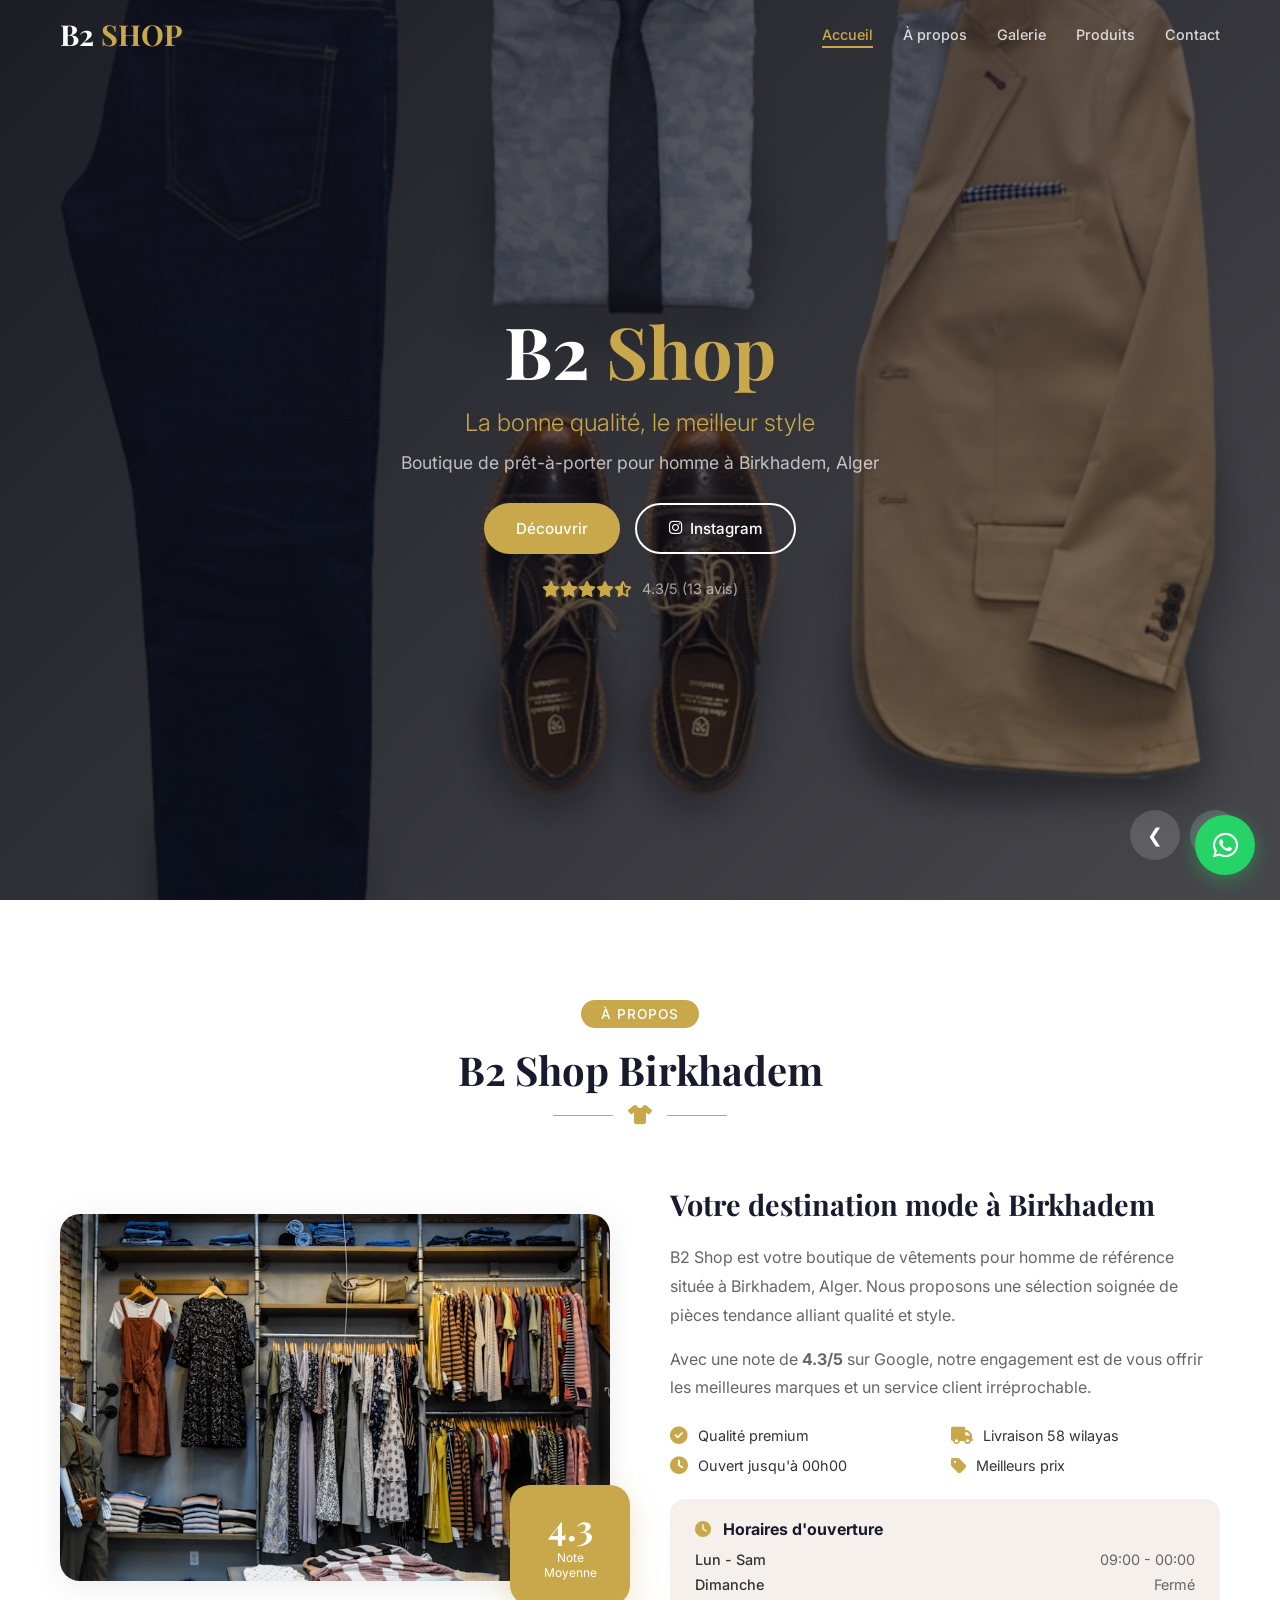
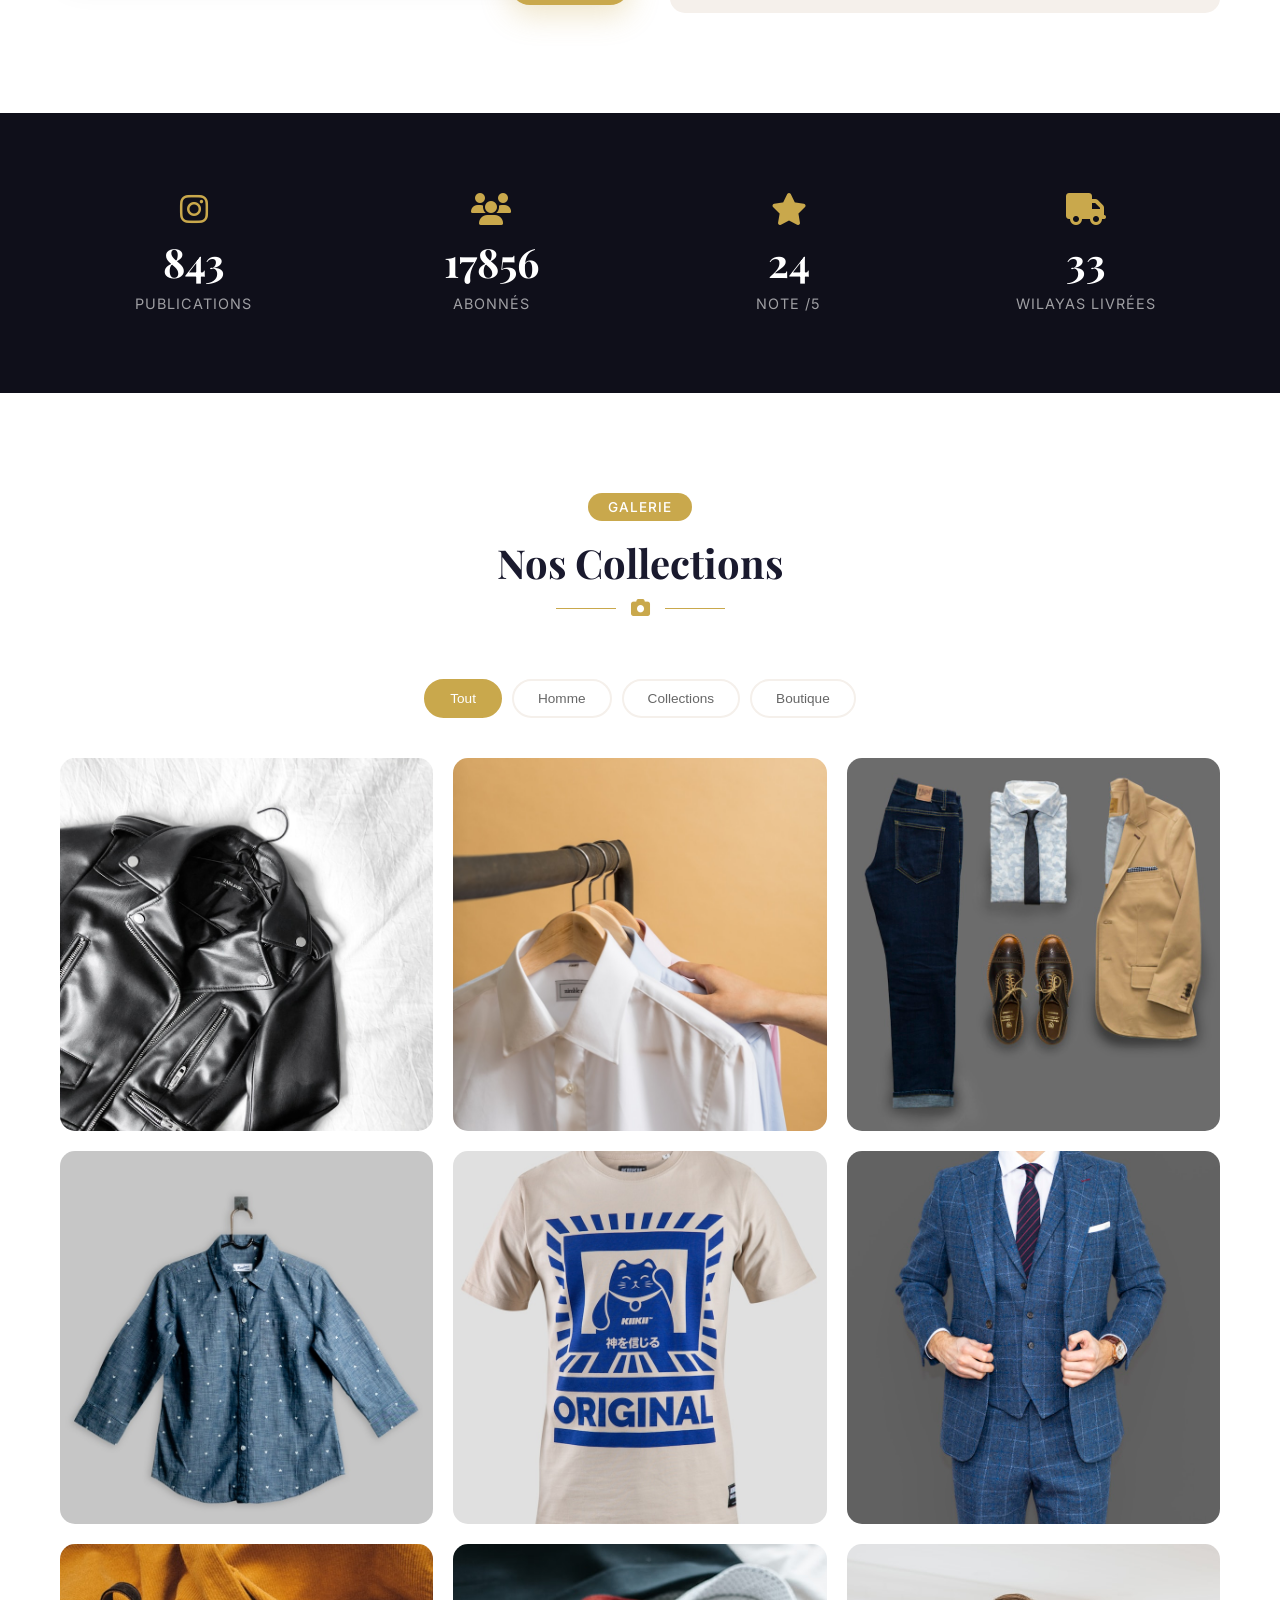
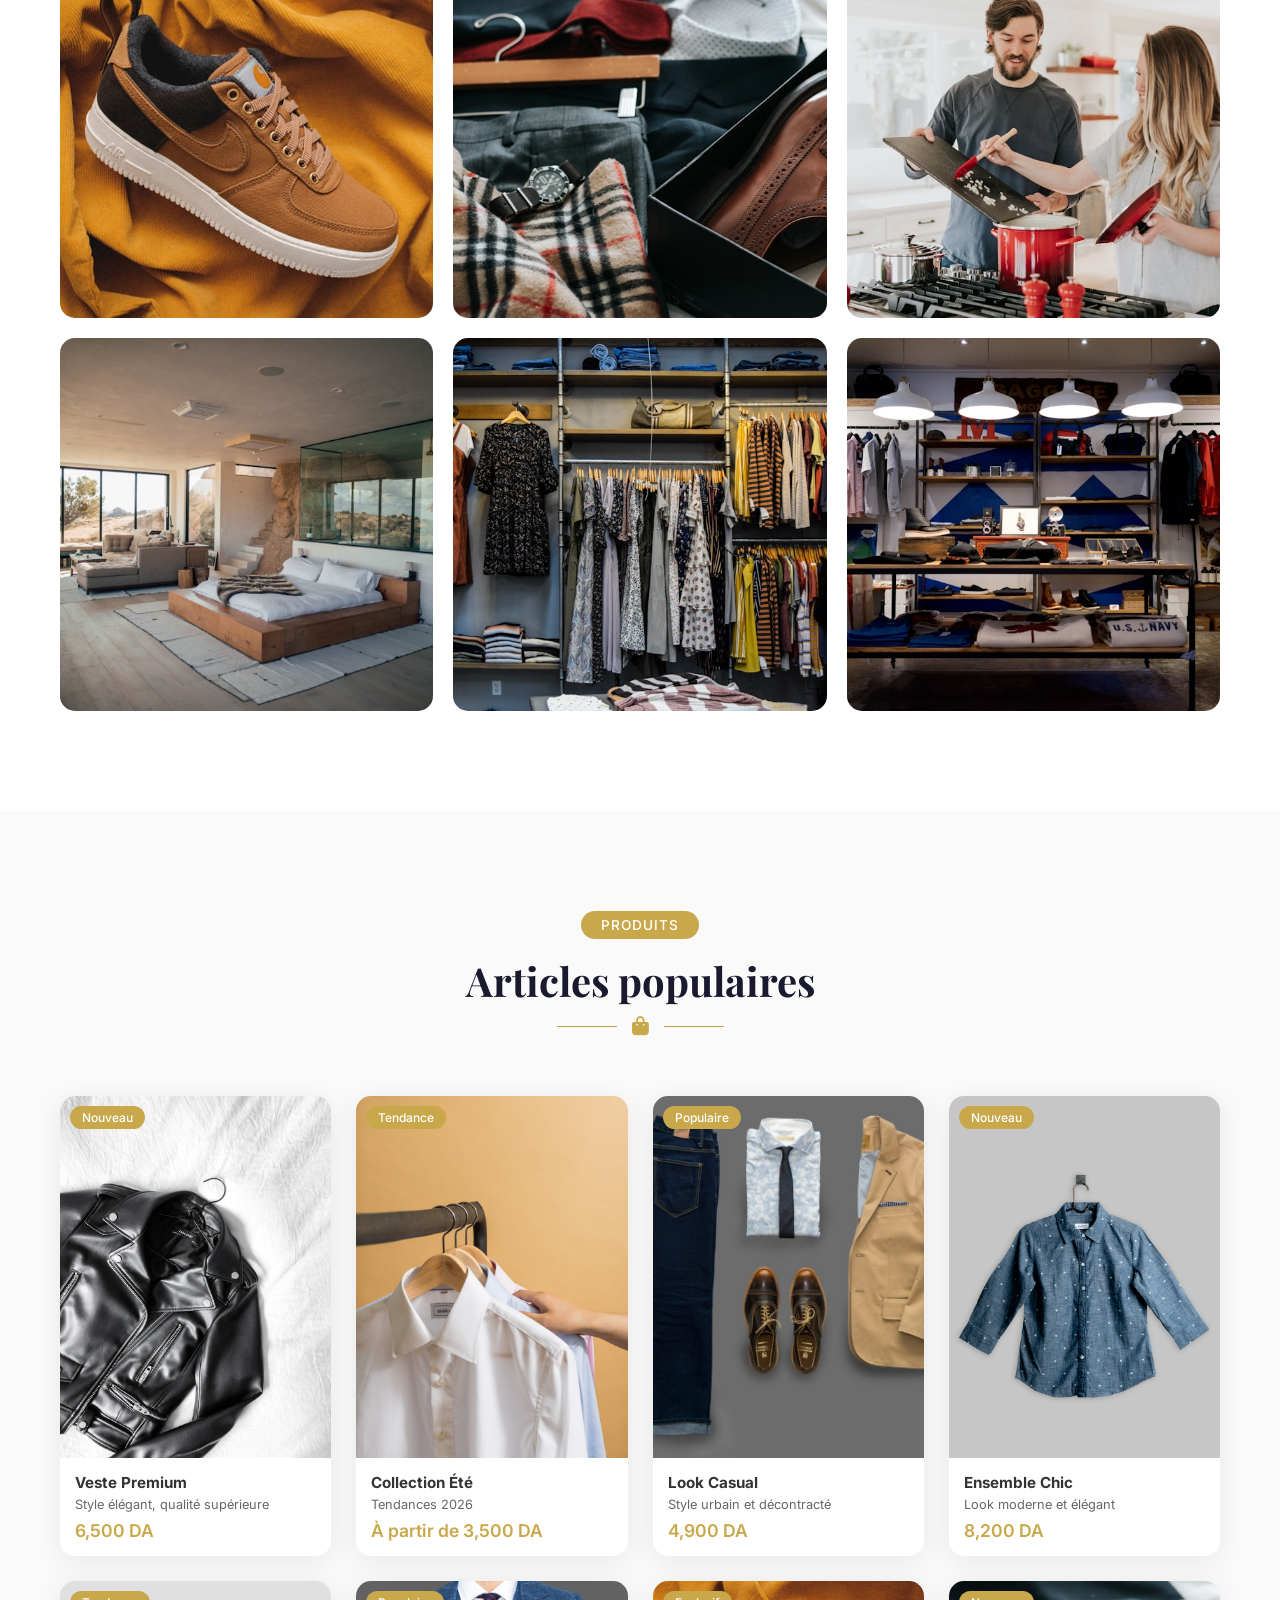
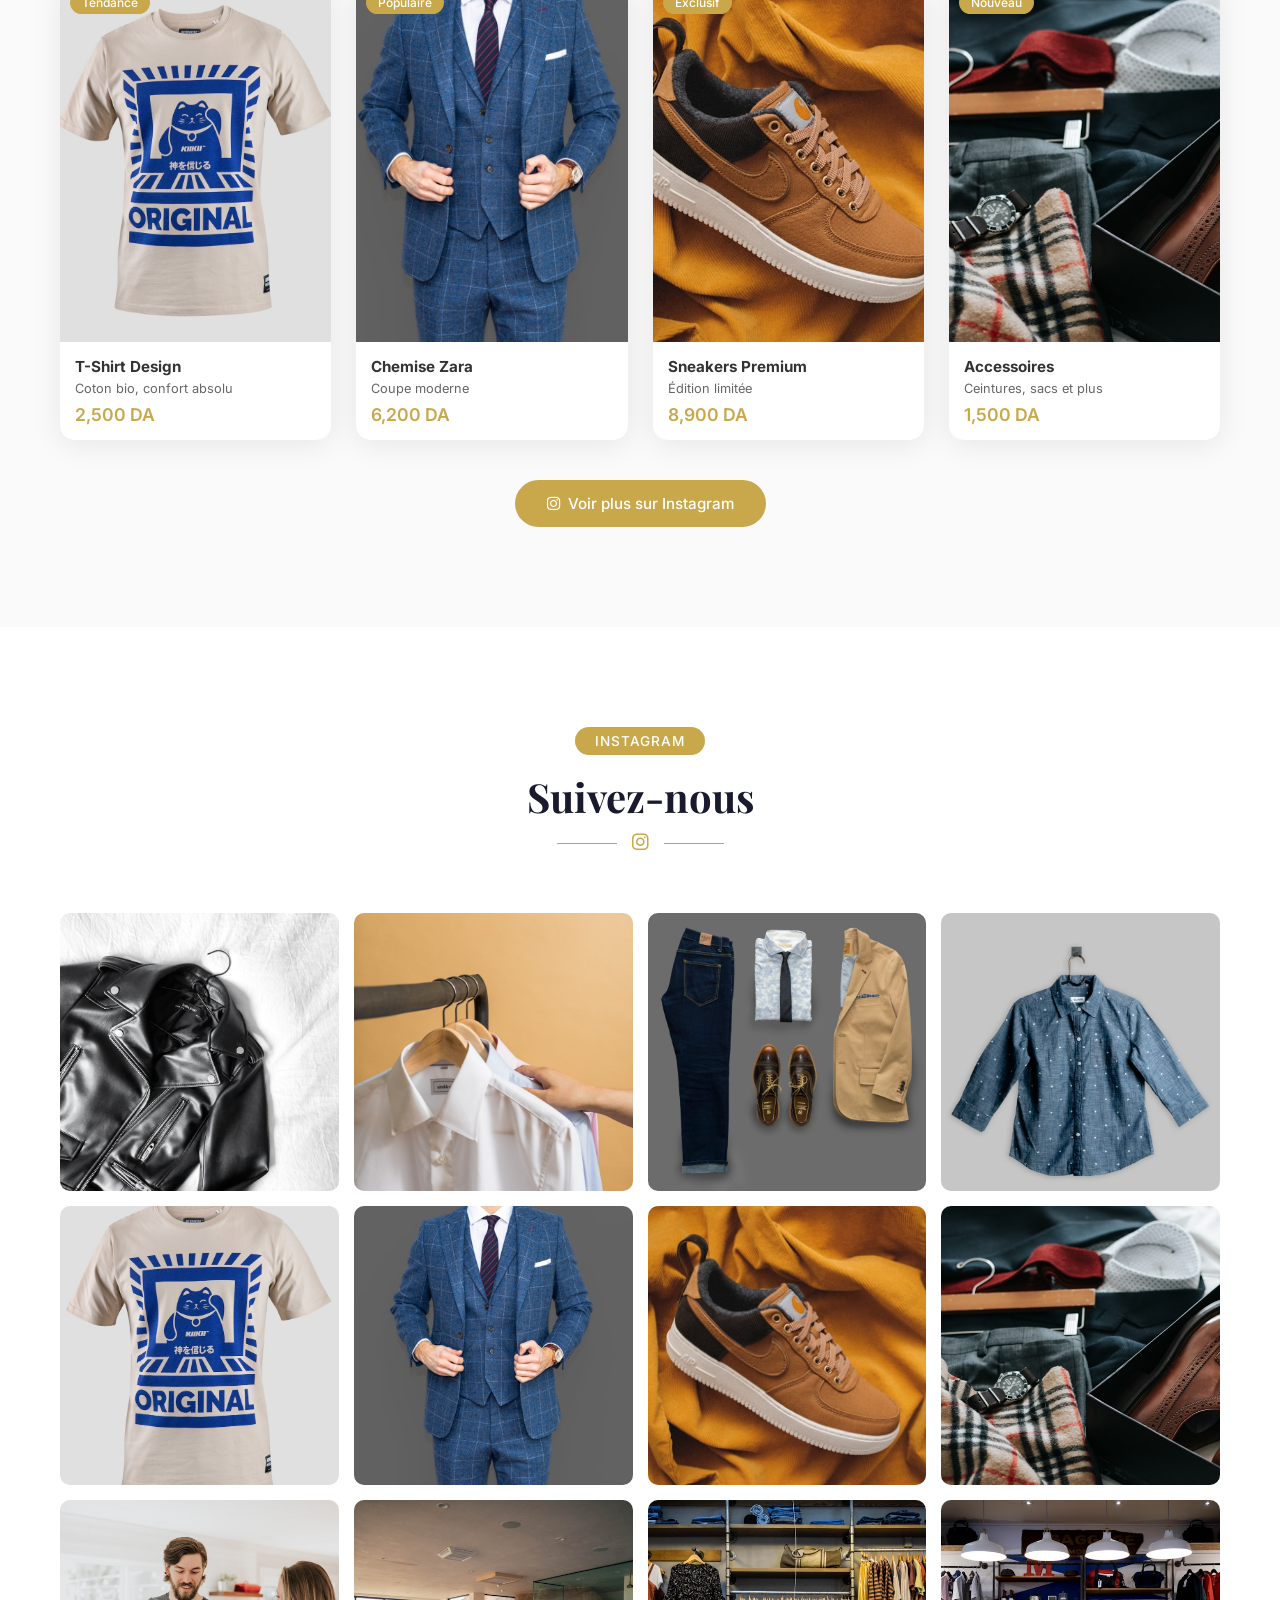
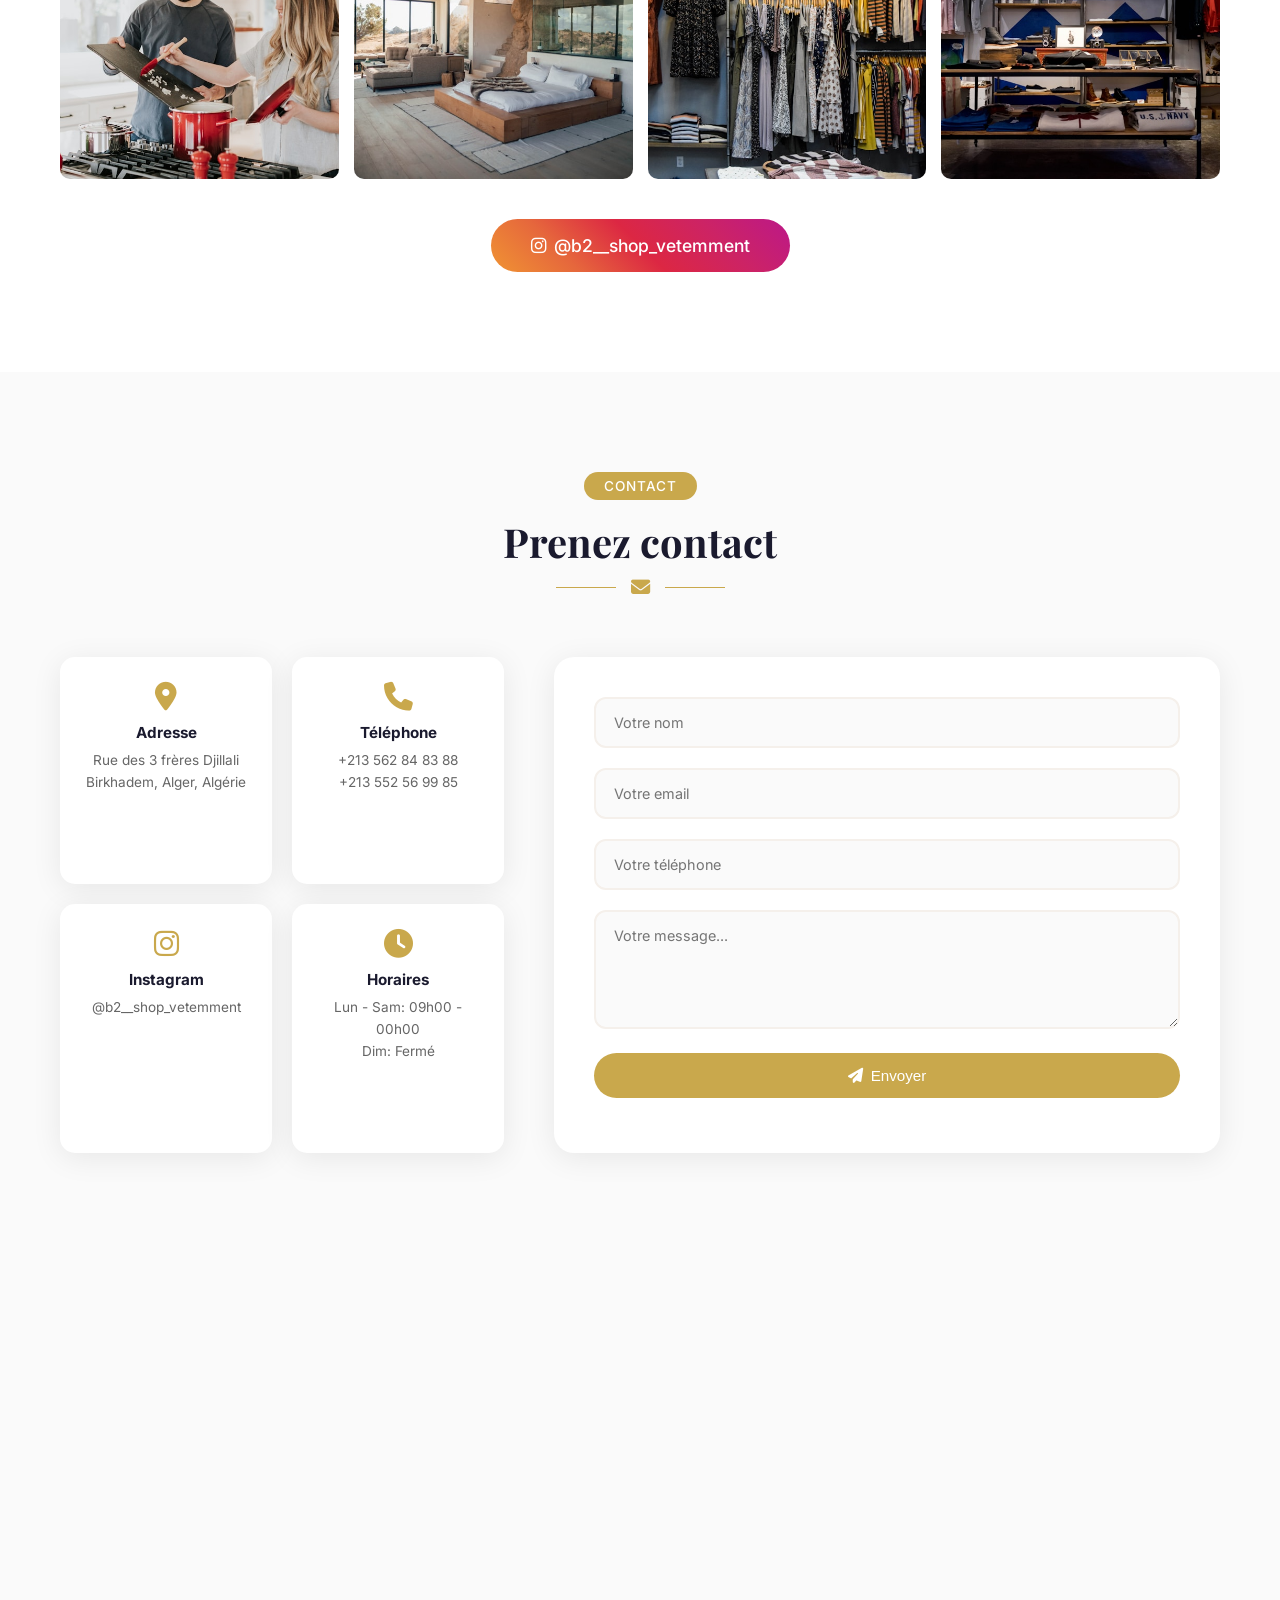
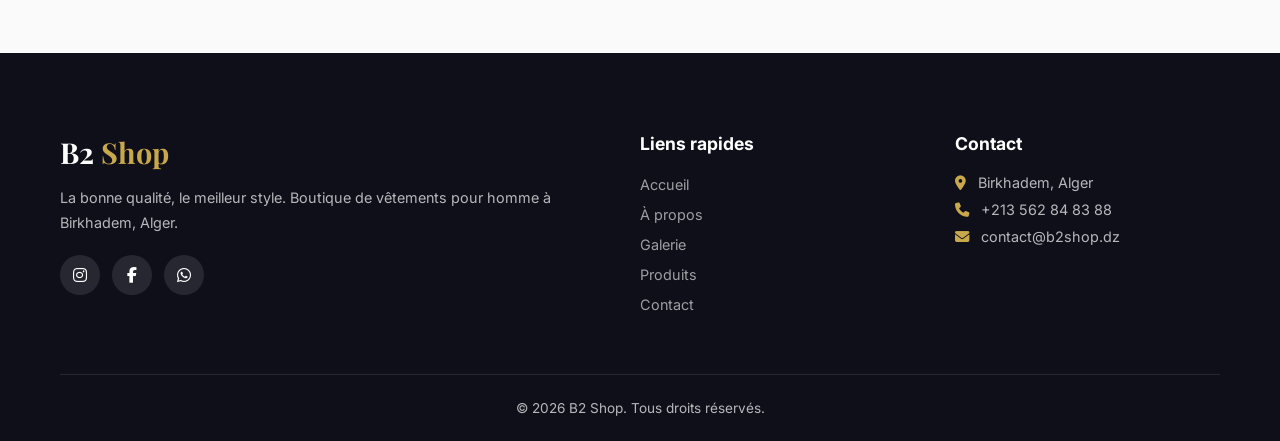
<file: index.html>
<!DOCTYPE html>
<html lang="fr">
<head>
  <meta charset="UTF-8">
  <meta name="viewport" content="width=device-width, initial-scale=1.0">
  <meta name="description" content="B2 Shop - Boutique de vêtements à Birkhadem, Alger. Qualité, style et livraison dans toute l'Algérie.">
  <title>B2 Shop - Boutique de Vêtements | Birkhadem</title>
  <link rel="stylesheet" href="css/style.css">
  <link rel="stylesheet" href="https://cdnjs.cloudflare.com/ajax/libs/font-awesome/6.5.1/css/all.min.css">
  <link rel="preconnect" href="https://fonts.googleapis.com">
  <link href="https://fonts.googleapis.com/css2?family=Playfair+Display:wght@400;600;700&family=Inter:wght@300;400;500;600&display=swap" rel="stylesheet">
</head>
<body>
  <div id="loader">
    <div class="loader-spinner"></div>
  </div>

  <nav class="navbar" id="navbar">
    <div class="nav-container">
      <a href="#" class="nav-logo">B2 <span>SHOP</span></a>
      <div class="nav-toggle" id="navToggle">
        <span></span><span></span><span></span>
      </div>
      <ul class="nav-menu" id="navMenu">
        <li><a href="#hero" class="nav-link active">Accueil</a></li>
        <li><a href="#about" class="nav-link">À propos</a></li>
        <li><a href="#gallery" class="nav-link">Galerie</a></li>
        <li><a href="#products" class="nav-link">Produits</a></li>
        <li><a href="#contact" class="nav-link">Contact</a></li>
      </ul>
    </div>
  </nav>

  <section class="hero" id="hero">
    <div class="hero-slider" id="heroSlider">
      <div class="slide active" style="background-image: url('images/03.jpg')"></div>
      <div class="slide" style="background-image: url('images/02.jpg')"></div>
      <div class="slide" style="background-image: url('images/09.jpg')"></div>
    </div>
    <div class="hero-overlay"></div>
    <div class="hero-content">
      <h1 class="hero-title">B2 <span>Shop</span></h1>
      <p class="hero-subtitle">La bonne qualité, le meilleur style</p>
      <p class="hero-desc">Boutique de prêt-à-porter pour homme à Birkhadem, Alger</p>
      <div class="hero-btns">
        <a href="#gallery" class="btn btn-primary">Découvrir</a>
        <a href="https://www.instagram.com/b2__shop_vetemment/" target="_blank" class="btn btn-outline"><i class="fab fa-instagram"></i> Instagram</a>
      </div>
      <div class="hero-rating">
        <div class="stars">
          <i class="fas fa-star"></i><i class="fas fa-star"></i><i class="fas fa-star"></i><i class="fas fa-star"></i><i class="fas fa-star-half-alt"></i>
        </div>
        <span>4.3/5 (13 avis)</span>
      </div>
    </div>
    <div class="slide-arrows">
      <button class="slide-arrow prev" onclick="moveSlide(-1)">&#10094;</button>
      <button class="slide-arrow next" onclick="moveSlide(1)">&#10095;</button>
    </div>
  </section>

  <section class="about section" id="about">
    <div class="container">
      <div class="section-header">
        <span class="section-tag">À propos</span>
        <h2>B2 Shop Birkhadem</h2>
        <div class="divider"><i class="fas fa-tshirt"></i></div>
      </div>
      <div class="about-grid">
        <div class="about-image">
          <img src="images/11.jpg" alt="B2 Shop Boutique" loading="lazy">
          <div class="about-exp">
            <span class="exp-num">4.3</span>
            <span class="exp-text">Note <br>Moyenne</span>
          </div>
        </div>
        <div class="about-content">
          <h3>Votre destination mode à Birkhadem</h3>
          <p>B2 Shop est votre boutique de vêtements pour homme de référence située à Birkhadem, Alger. Nous proposons une sélection soignée de pièces tendance alliant qualité et style.</p>
          <p>Avec une note de <strong>4.3/5</strong> sur Google, notre engagement est de vous offrir les meilleures marques et un service client irréprochable.</p>
          <div class="about-features">
            <div class="feature">
              <i class="fas fa-check-circle"></i>
              <span>Qualité premium</span>
            </div>
            <div class="feature">
              <i class="fas fa-truck"></i>
              <span>Livraison 58 wilayas</span>
            </div>
            <div class="feature">
              <i class="fas fa-clock"></i>
              <span>Ouvert jusqu'à 00h00</span>
            </div>
            <div class="feature">
              <i class="fas fa-tag"></i>
              <span>Meilleurs prix</span>
            </div>
          </div>
          <div class="about-hours">
            <h4><i class="fas fa-clock"></i> Horaires d'ouverture</h4>
            <div class="hours-grid">
              <div class="hour-row"><span>Lun - Sam</span><span>09:00 - 00:00</span></div>
              <div class="hour-row"><span>Dimanche</span><span>Fermé</span></div>
            </div>
          </div>
        </div>
      </div>
    </div>
  </section>

  <section class="stats section">
    <div class="container">
      <div class="stats-grid">
        <div class="stat-item">
          <i class="fab fa-instagram"></i>
          <span class="stat-num" data-target="1464">0</span>
          <span class="stat-label">Publications</span>
        </div>
        <div class="stat-item">
          <i class="fas fa-users"></i>
          <span class="stat-num" data-target="31000">0</span>
          <span class="stat-label">Abonnés</span>
        </div>
        <div class="stat-item">
          <i class="fas fa-star"></i>
          <span class="stat-num" data-target="43">0</span>
          <span class="stat-label">Note /5</span>
        </div>
        <div class="stat-item">
          <i class="fas fa-truck"></i>
          <span class="stat-num" data-target="58">0</span>
          <span class="stat-label">Wilayas livrées</span>
        </div>
      </div>
    </div>
  </section>

  <section class="gallery section" id="gallery">
    <div class="container">
      <div class="section-header">
        <span class="section-tag">Galerie</span>
        <h2>Nos Collections</h2>
        <div class="divider"><i class="fas fa-camera"></i></div>
      </div>
      <div class="gallery-filter">
        <button class="filter-btn active" data-filter="all">Tout</button>
        <button class="filter-btn" data-filter="homme">Homme</button>
        <button class="filter-btn" data-filter="collection">Collections</button>
        <button class="filter-btn" data-filter="shop">Boutique</button>
      </div>
      <div class="gallery-grid" id="galleryGrid">
      </div>
    </div>
  </section>

  <section class="products section" id="products">
    <div class="container">
      <div class="section-header">
        <span class="section-tag">Produits</span>
        <h2>Articles populaires</h2>
        <div class="divider"><i class="fas fa-shopping-bag"></i></div>
      </div>
      <div class="products-grid" id="productsGrid">
      </div>
      <div class="products-more">
        <a href="https://www.instagram.com/b2__shop_vetemment/" target="_blank" class="btn btn-primary">
          <i class="fab fa-instagram"></i> Voir plus sur Instagram
        </a>
      </div>
    </div>
  </section>

  <section class="instagram-feed">
    <div class="container">
      <div class="section-header">
        <span class="section-tag">Instagram</span>
        <h2>Suivez-nous</h2>
        <div class="divider"><i class="fab fa-instagram"></i></div>
      </div>
      <div class="insta-grid" id="instaGrid">
      </div>
      <div class="insta-cta">
        <a href="https://www.instagram.com/b2__shop_vetemment/" target="_blank" class="btn btn-instagram">
          <i class="fab fa-instagram"></i> @b2__shop_vetemment
        </a>
      </div>
    </div>
  </section>

  <section class="contact section" id="contact">
    <div class="container">
      <div class="section-header">
        <span class="section-tag">Contact</span>
        <h2>Prenez contact</h2>
        <div class="divider"><i class="fas fa-envelope"></i></div>
      </div>
      <div class="contact-grid">
        <div class="contact-info">
          <div class="contact-card">
            <i class="fas fa-map-marker-alt"></i>
            <h4>Adresse</h4>
            <p>Rue des 3 frères Djillali<br>Birkhadem, Alger, Algérie</p>
          </div>
          <div class="contact-card">
            <i class="fas fa-phone"></i>
            <h4>Téléphone</h4>
            <a href="tel:+213562848388">+213 562 84 83 88</a>
            <a href="tel:+213552569985">+213 552 56 99 85</a>
          </div>
          <div class="contact-card">
            <i class="fab fa-instagram"></i>
            <h4>Instagram</h4>
            <a href="https://www.instagram.com/b2__shop_vetemment/" target="_blank">@b2__shop_vetemment</a>
          </div>
          <div class="contact-card">
            <i class="fas fa-clock"></i>
            <h4>Horaires</h4>
            <p>Lun - Sam: 09h00 - 00h00<br>Dim: Fermé</p>
          </div>
        </div>
        <form class="contact-form" id="contactForm" action="https://formsubmit.co/contact@b2shop.dz" method="POST">
          <input type="hidden" name="_subject" value="Nouveau message B2 Shop">
          <input type="hidden" name="_captcha" value="true">
          <input type="hidden" name="_template" value="table">
          <input type="hidden" name="_next" value="https://abouda10ranem-source.github.io/b2-shop/thanks.html">
          <input type="hidden" name="_autoresponse" value="Merci pour votre message ! Nous vous répondrons rapidement. - B2 Shop">
          <input type="text" name="_honey" style="display:none">
          <div class="form-group">
            <input type="text" id="name" name="name" placeholder="Votre nom" required>
          </div>
          <div class="form-group">
            <input type="email" id="email" name="email" placeholder="Votre email" required>
          </div>
          <div class="form-group">
            <input type="tel" id="phone" name="phone" placeholder="Votre téléphone">
          </div>
          <div class="form-group">
            <textarea id="message" name="message" rows="5" placeholder="Votre message..." required></textarea>
          </div>
          <button type="submit" class="btn btn-primary btn-block">
            <i class="fas fa-paper-plane"></i> Envoyer
          </button>
          <p class="form-message" id="formMessage"></p>
        </form>
      </div>
    </div>
  </section>

  <section class="map">
    <iframe
      src="https://www.google.com/maps/embed?pb=!1m18!1m12!1m3!1d3197.5!2d3.05!3d36.717!2m3!1f0!2f0!3f0!3m2!1i1024!2i768!4f13.1!3m3!1m2!1s0x0%3A0x0!2zMzbCsDQzJzAxLjIiTiAzwrAwMycwMC4wIkU!5e0!3m2!1sfr!2sdz!4v1"
      width="100%" height="400" style="border:0;" allowfullscreen="" loading="lazy">
    </iframe>
  </section>

  <footer class="footer">
    <div class="container">
      <div class="footer-grid">
        <div class="footer-brand">
          <h3>B2 <span>Shop</span></h3>
          <p>La bonne qualité, le meilleur style. Boutique de vêtements pour homme à Birkhadem, Alger.</p>
          <div class="footer-social">
            <a href="https://www.instagram.com/b2__shop_vetemment/" target="_blank"><i class="fab fa-instagram"></i></a>
            <a href="https://www.facebook.com/p/B2-Shop-100063889170056/" target="_blank"><i class="fab fa-facebook-f"></i></a>
            <a href="https://wa.me/213562848388" target="_blank"><i class="fab fa-whatsapp"></i></a>
          </div>
        </div>
        <div class="footer-links">
          <h4>Liens rapides</h4>
          <ul>
            <li><a href="#hero">Accueil</a></li>
            <li><a href="#about">À propos</a></li>
            <li><a href="#gallery">Galerie</a></li>
            <li><a href="#products">Produits</a></li>
            <li><a href="#contact">Contact</a></li>
          </ul>
        </div>
        <div class="footer-contact">
          <h4>Contact</h4>
          <p><i class="fas fa-map-marker-alt"></i> Birkhadem, Alger</p>
          <p><i class="fas fa-phone"></i> +213 562 84 83 88</p>
          <p><i class="fas fa-envelope"></i> contact@b2shop.dz</p>
        </div>
      </div>
      <div class="footer-bottom">
        <p>&copy; 2026 B2 Shop. Tous droits réservés.</p>
      </div>
    </div>
  </footer>

  <a href="https://wa.me/213562848388" target="_blank" class="whatsapp-float" id="whatsappFloat">
    <i class="fab fa-whatsapp"></i>
  </a>

  <script src="js/main.js"></script>
</body>
</html>
</file>
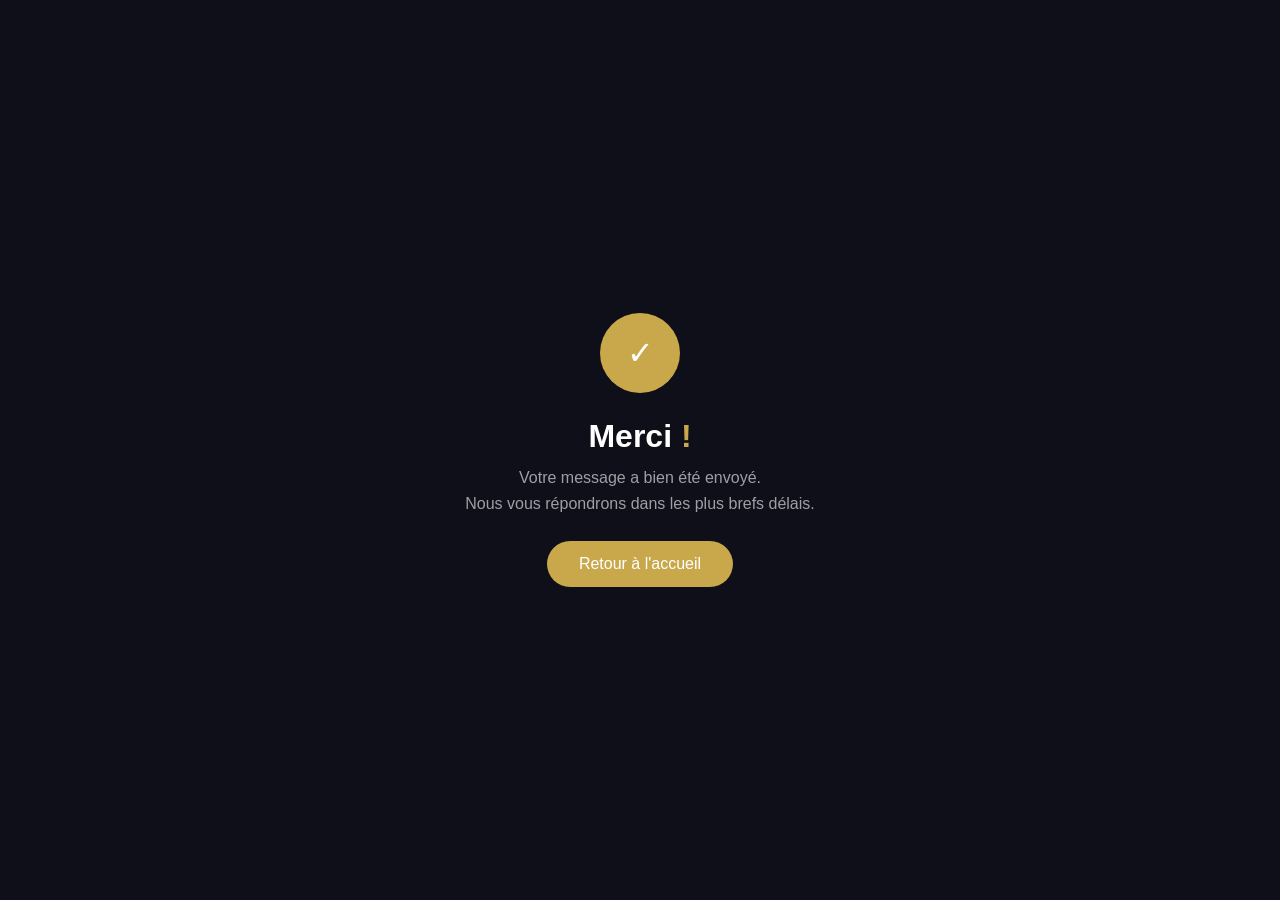
<file: thanks.html>
<!DOCTYPE html>
<html lang="fr">
<head>
  <meta charset="UTF-8">
  <meta name="viewport" content="width=device-width, initial-scale=1.0">
  <title>Merci - B2 Shop</title>
  <style>
    * { margin: 0; padding: 0; box-sizing: border-box; }
    body {
      font-family: 'Inter', -apple-system, sans-serif;
      background: #0f0f1a;
      color: #fff;
      display: flex;
      align-items: center;
      justify-content: center;
      min-height: 100vh;
      text-align: center;
      padding: 20px;
    }
    .card {
      max-width: 500px;
    }
    .icon {
      width: 80px;
      height: 80px;
      background: #c9a84c;
      border-radius: 50%;
      display: flex;
      align-items: center;
      justify-content: center;
      margin: 0 auto 25px;
      font-size: 2rem;
    }
    h1 { font-size: 2rem; margin-bottom: 10px; }
    h1 span { color: #c9a84c; }
    p { color: rgba(255,255,255,0.6); line-height: 1.6; margin-bottom: 25px; }
    a {
      display: inline-block;
      padding: 14px 32px;
      background: #c9a84c;
      color: #fff;
      text-decoration: none;
      border-radius: 50px;
      font-weight: 500;
      transition: 0.3s;
    }
    a:hover { background: #e8c96e; transform: translateY(-2px); }
  </style>
</head>
<body>
  <div class="card">
    <div class="icon">&#10003;</div>
    <h1>Merci <span>!</span></h1>
    <p>Votre message a bien été envoyé.<br>Nous vous répondrons dans les plus brefs délais.</p>
    <a href="/">Retour à l'accueil</a>
  </div>
</body>
</html>
</file>
<file: css/style.css>
* {
  margin: 0;
  padding: 0;
  box-sizing: border-box;
}

:root {
  --primary: #1a1a2e;
  --secondary: #c9a84c;
  --accent: #e8c96e;
  --dark: #0f0f1a;
  --text: #333;
  --text-light: #666;
  --bg: #fafafa;
  --bg-alt: #f5f0eb;
  --white: #fff;
  --shadow: 0 5px 30px rgba(0,0,0,0.08);
  --transition: all 0.3s ease;
}

html {
  scroll-behavior: smooth;
}

body {
  font-family: 'Inter', sans-serif;
  color: var(--text);
  background: var(--bg);
  overflow-x: hidden;
}

.container {
  max-width: 1200px;
  margin: 0 auto;
  padding: 0 20px;
}

.section {
  padding: 100px 0;
}

.section-header {
  text-align: center;
  margin-bottom: 60px;
}

.section-tag {
  display: inline-block;
  background: var(--secondary);
  color: var(--white);
  padding: 6px 20px;
  border-radius: 20px;
  font-size: 0.85rem;
  font-weight: 500;
  letter-spacing: 1px;
  text-transform: uppercase;
  margin-bottom: 15px;
}

.section-header h2 {
  font-family: 'Playfair Display', serif;
  font-size: 2.5rem;
  color: var(--primary);
  margin-bottom: 10px;
}

.divider {
  display: flex;
  align-items: center;
  justify-content: center;
  gap: 15px;
  color: var(--secondary);
  font-size: 1.2rem;
}

.divider::before,
.divider::after {
  content: '';
  width: 60px;
  height: 1px;
  background: var(--secondary);
}

#loader {
  position: fixed;
  inset: 0;
  background: var(--dark);
  display: flex;
  align-items: center;
  justify-content: center;
  z-index: 9999;
  transition: opacity 0.5s ease, visibility 0.5s ease;
}

#loader.hidden {
  opacity: 0;
  visibility: hidden;
}

.loader-spinner {
  width: 50px;
  height: 50px;
  border: 3px solid rgba(255,255,255,0.1);
  border-top-color: var(--secondary);
  border-radius: 50%;
  animation: spin 0.8s linear infinite;
}

@keyframes spin {
  to { transform: rotate(360deg); }
}

/* Navbar */
.navbar {
  position: fixed;
  top: 0;
  left: 0;
  right: 0;
  z-index: 1000;
  padding: 15px 0;
  transition: var(--transition);
}

.navbar.scrolled {
  background: rgba(15,15,26,0.95);
  backdrop-filter: blur(10px);
  padding: 10px 0;
  box-shadow: 0 2px 20px rgba(0,0,0,0.3);
}

.nav-container {
  max-width: 1200px;
  margin: 0 auto;
  padding: 0 20px;
  display: flex;
  align-items: center;
  justify-content: space-between;
}

.nav-logo {
  font-family: 'Playfair Display', serif;
  font-size: 1.8rem;
  color: var(--white);
  text-decoration: none;
  font-weight: 700;
}

.nav-logo span {
  color: var(--secondary);
}

.nav-menu {
  display: flex;
  list-style: none;
  gap: 30px;
}

.nav-link {
  color: rgba(255,255,255,0.8);
  text-decoration: none;
  font-size: 0.9rem;
  font-weight: 500;
  transition: var(--transition);
  position: relative;
  padding-bottom: 5px;
}

.nav-link::after {
  content: '';
  position: absolute;
  bottom: 0;
  left: 0;
  width: 0;
  height: 2px;
  background: var(--secondary);
  transition: var(--transition);
}

.nav-link:hover::after,
.nav-link.active::after {
  width: 100%;
}

.nav-link:hover,
.nav-link.active {
  color: var(--secondary);
}

.nav-toggle {
  display: none;
  flex-direction: column;
  gap: 5px;
  cursor: pointer;
  padding: 5px;
}

.nav-toggle span {
  display: block;
  width: 25px;
  height: 2px;
  background: var(--white);
  transition: var(--transition);
}

.nav-toggle.active span:nth-child(1) {
  transform: rotate(45deg) translate(5px, 5px);
}

.nav-toggle.active span:nth-child(2) {
  opacity: 0;
}

.nav-toggle.active span:nth-child(3) {
  transform: rotate(-45deg) translate(5px, -5px);
}

/* Hero */
.hero {
  position: relative;
  height: 100vh;
  min-height: 600px;
  display: flex;
  align-items: center;
  justify-content: center;
  overflow: hidden;
}

.hero-slider {
  position: absolute;
  inset: 0;
}

.slide {
  position: absolute;
  inset: 0;
  background-size: cover;
  background-position: center;
  opacity: 0;
  transition: opacity 1s ease;
}

.slide.active {
  opacity: 1;
}

.hero-overlay {
  position: absolute;
  inset: 0;
  background: linear-gradient(135deg, rgba(15,15,26,0.85) 0%, rgba(15,15,26,0.4) 100%);
  z-index: 1;
}

.hero-content {
  position: relative;
  z-index: 2;
  text-align: center;
  color: var(--white);
  padding: 0 20px;
  max-width: 800px;
}

.hero-title {
  font-family: 'Playfair Display', serif;
  font-size: 4.5rem;
  font-weight: 700;
  margin-bottom: 10px;
  opacity: 0;
  animation: fadeUp 0.8s forwards 0.3s;
}

.hero-title span {
  color: var(--secondary);
}

.hero-subtitle {
  font-size: 1.5rem;
  color: var(--secondary);
  font-weight: 300;
  margin-bottom: 15px;
  opacity: 0;
  animation: fadeUp 0.8s forwards 0.5s;
}

.hero-desc {
  font-size: 1.1rem;
  color: rgba(255,255,255,0.7);
  margin-bottom: 30px;
  opacity: 0;
  animation: fadeUp 0.8s forwards 0.7s;
}

.hero-btns {
  display: flex;
  gap: 15px;
  justify-content: center;
  flex-wrap: wrap;
  opacity: 0;
  animation: fadeUp 0.8s forwards 0.9s;
}

.btn {
  display: inline-flex;
  align-items: center;
  gap: 8px;
  padding: 14px 32px;
  border-radius: 50px;
  text-decoration: none;
  font-weight: 500;
  font-size: 0.95rem;
  transition: var(--transition);
  border: none;
  cursor: pointer;
}

.btn-primary {
  background: var(--secondary);
  color: var(--white);
}

.btn-primary:hover {
  background: var(--accent);
  transform: translateY(-2px);
  box-shadow: 0 5px 20px rgba(201,168,76,0.4);
}

.btn-outline {
  border: 2px solid var(--white);
  color: var(--white);
  background: transparent;
}

.btn-outline:hover {
  background: var(--white);
  color: var(--primary);
  transform: translateY(-2px);
}

.btn-block {
  width: 100%;
  justify-content: center;
}

.btn-instagram {
  background: linear-gradient(45deg, #f09433, #e6683c, #dc2743, #cc2366, #bc1888);
  color: var(--white);
  padding: 16px 40px;
  font-size: 1.1rem;
}

.btn-instagram:hover {
  transform: translateY(-2px);
  box-shadow: 0 5px 20px rgba(225,48,108,0.4);
}

.hero-rating {
  margin-top: 25px;
  display: flex;
  align-items: center;
  justify-content: center;
  gap: 10px;
  opacity: 0;
  animation: fadeUp 0.8s forwards 1.1s;
}

.stars {
  color: var(--secondary);
  font-size: 1rem;
}

.hero-rating span {
  color: rgba(255,255,255,0.6);
  font-size: 0.9rem;
}

.slide-arrows {
  position: absolute;
  bottom: 40px;
  right: 40px;
  z-index: 3;
  display: flex;
  gap: 10px;
}

.slide-arrow {
  background: rgba(255,255,255,0.15);
  border: none;
  color: var(--white);
  width: 50px;
  height: 50px;
  border-radius: 50%;
  font-size: 1.2rem;
  cursor: pointer;
  transition: var(--transition);
  backdrop-filter: blur(10px);
}

.slide-arrow:hover {
  background: var(--secondary);
}

@keyframes fadeUp {
  from {
    opacity: 0;
    transform: translateY(30px);
  }
  to {
    opacity: 1;
    transform: translateY(0);
  }
}

/* About */
.about {
  background: var(--white);
}

.about-grid {
  display: grid;
  grid-template-columns: 1fr 1fr;
  gap: 60px;
  align-items: center;
}

.about-image {
  position: relative;
}

.about-image img {
  width: 100%;
  border-radius: 20px;
  box-shadow: var(--shadow);
}

.about-exp {
  position: absolute;
  bottom: -20px;
  right: -20px;
  background: var(--secondary);
  color: var(--white);
  width: 120px;
  height: 120px;
  border-radius: 20px;
  display: flex;
  flex-direction: column;
  align-items: center;
  justify-content: center;
  box-shadow: 0 10px 30px rgba(201,168,76,0.3);
}

.exp-num {
  font-family: 'Playfair Display', serif;
  font-size: 2.2rem;
  font-weight: 700;
  line-height: 1;
}

.exp-text {
  font-size: 0.75rem;
  text-align: center;
  margin-top: 5px;
}

.about-content h3 {
  font-family: 'Playfair Display', serif;
  font-size: 1.8rem;
  color: var(--primary);
  margin-bottom: 20px;
}

.about-content p {
  color: var(--text-light);
  line-height: 1.8;
  margin-bottom: 15px;
}

.about-features {
  display: grid;
  grid-template-columns: 1fr 1fr;
  gap: 12px;
  margin: 25px 0;
}

.feature {
  display: flex;
  align-items: center;
  gap: 10px;
  font-size: 0.9rem;
}

.feature i {
  color: var(--secondary);
  font-size: 1.1rem;
}

.about-hours {
  background: var(--bg-alt);
  padding: 20px 25px;
  border-radius: 15px;
  margin-top: 20px;
}

.about-hours h4 {
  font-size: 1rem;
  margin-bottom: 12px;
  color: var(--primary);
}

.about-hours h4 i {
  color: var(--secondary);
  margin-right: 8px;
}

.hours-grid {
  display: flex;
  flex-direction: column;
  gap: 8px;
}

.hour-row {
  display: flex;
  justify-content: space-between;
  font-size: 0.9rem;
  color: var(--text-light);
}

.hour-row span:first-child {
  font-weight: 500;
  color: var(--text);
}

/* Stats */
.stats {
  background: var(--dark);
  padding: 80px 0;
}

.stats-grid {
  display: grid;
  grid-template-columns: repeat(4, 1fr);
  gap: 30px;
  text-align: center;
}

.stat-item i {
  font-size: 2rem;
  color: var(--secondary);
  margin-bottom: 10px;
}

.stat-num {
  display: block;
  font-family: 'Playfair Display', serif;
  font-size: 2.5rem;
  font-weight: 700;
  color: var(--white);
  margin-bottom: 5px;
}

.stat-label {
  color: rgba(255,255,255,0.6);
  font-size: 0.9rem;
  text-transform: uppercase;
  letter-spacing: 1px;
}

/* Gallery */
.gallery {
  background: var(--white);
}

.gallery-filter {
  display: flex;
  justify-content: center;
  gap: 10px;
  margin-bottom: 40px;
  flex-wrap: wrap;
}

.filter-btn {
  padding: 10px 24px;
  border: 2px solid var(--bg-alt);
  background: transparent;
  border-radius: 50px;
  font-size: 0.85rem;
  font-weight: 500;
  cursor: pointer;
  transition: var(--transition);
  color: var(--text-light);
}

.filter-btn.active,
.filter-btn:hover {
  background: var(--secondary);
  border-color: var(--secondary);
  color: var(--white);
}

.gallery-grid {
  display: grid;
  grid-template-columns: repeat(3, 1fr);
  gap: 20px;
}

.gallery-item {
  position: relative;
  border-radius: 15px;
  overflow: hidden;
  cursor: pointer;
  aspect-ratio: 1;
}

.gallery-item img {
  width: 100%;
  height: 100%;
  object-fit: cover;
  transition: transform 0.5s ease;
}

.gallery-item:hover img {
  transform: scale(1.1);
}

.gallery-item .overlay {
  position: absolute;
  inset: 0;
  background: linear-gradient(to top, rgba(0,0,0,0.7), transparent);
  opacity: 0;
  transition: var(--transition);
  display: flex;
  align-items: flex-end;
  padding: 20px;
}

.gallery-item:hover .overlay {
  opacity: 1;
}

.gallery-item .overlay span {
  color: var(--white);
  font-weight: 500;
  font-size: 0.9rem;
}

/* Products */
.products {
  background: var(--bg);
}

.products-grid {
  display: grid;
  grid-template-columns: repeat(4, 1fr);
  gap: 25px;
}

.product-card {
  background: var(--white);
  border-radius: 15px;
  overflow: hidden;
  box-shadow: var(--shadow);
  transition: var(--transition);
}

.product-card:hover {
  transform: translateY(-5px);
  box-shadow: 0 10px 40px rgba(0,0,0,0.12);
}

.product-image {
  position: relative;
  aspect-ratio: 3/4;
  overflow: hidden;
}

.product-image img {
  width: 100%;
  height: 100%;
  object-fit: cover;
  transition: transform 0.5s ease;
}

.product-card:hover .product-image img {
  transform: scale(1.05);
}

.product-badge {
  position: absolute;
  top: 10px;
  left: 10px;
  background: var(--secondary);
  color: var(--white);
  padding: 4px 12px;
  border-radius: 20px;
  font-size: 0.75rem;
  font-weight: 500;
}

.product-info {
  padding: 15px;
}

.product-info h4 {
  font-size: 0.95rem;
  margin-bottom: 5px;
  color: var(--text);
}

.product-info p {
  font-size: 0.8rem;
  color: var(--text-light);
  margin-bottom: 8px;
}

.product-price {
  font-weight: 600;
  color: var(--secondary);
  font-size: 1.1rem;
}

.products-more {
  text-align: center;
  margin-top: 40px;
}

/* Instagram Feed */
.instagram-feed {
  background: var(--white);
  padding: 100px 0;
}

.insta-grid {
  display: grid;
  grid-template-columns: repeat(4, 1fr);
  gap: 15px;
}

.insta-item {
  position: relative;
  aspect-ratio: 1;
  overflow: hidden;
  border-radius: 10px;
}

.insta-item img {
  width: 100%;
  height: 100%;
  object-fit: cover;
  transition: transform 0.5s ease;
}

.insta-item:hover img {
  transform: scale(1.1);
}

.insta-item .insta-overlay {
  position: absolute;
  inset: 0;
  background: rgba(0,0,0,0.5);
  display: flex;
  align-items: center;
  justify-content: center;
  gap: 20px;
  opacity: 0;
  transition: var(--transition);
}

.insta-item:hover .insta-overlay {
  opacity: 1;
}

.insta-overlay span {
  color: var(--white);
  font-size: 0.9rem;
}

.insta-overlay i {
  margin-right: 5px;
}

.insta-cta {
  text-align: center;
  margin-top: 40px;
}

/* Contact */
.contact {
  background: var(--bg);
}

.contact-grid {
  display: grid;
  grid-template-columns: 1fr 1.5fr;
  gap: 50px;
}

.contact-info {
  display: grid;
  grid-template-columns: 1fr 1fr;
  gap: 20px;
}

.contact-card {
  background: var(--white);
  padding: 25px;
  border-radius: 15px;
  text-align: center;
  box-shadow: var(--shadow);
  transition: var(--transition);
}

.contact-card:hover {
  transform: translateY(-3px);
}

.contact-card i {
  font-size: 1.8rem;
  color: var(--secondary);
  margin-bottom: 12px;
}

.contact-card h4 {
  font-size: 0.95rem;
  color: var(--primary);
  margin-bottom: 8px;
}

.contact-card p,
.contact-card a {
  font-size: 0.85rem;
  color: var(--text-light);
  line-height: 1.6;
  display: block;
  text-decoration: none;
}

.contact-card a:hover {
  color: var(--secondary);
}

.contact-form {
  background: var(--white);
  padding: 40px;
  border-radius: 20px;
  box-shadow: var(--shadow);
}

.form-group {
  margin-bottom: 20px;
}

.form-group input,
.form-group textarea {
  width: 100%;
  padding: 15px 18px;
  border: 2px solid var(--bg-alt);
  border-radius: 12px;
  font-family: 'Inter', sans-serif;
  font-size: 0.9rem;
  transition: var(--transition);
  background: var(--bg);
  outline: none;
}

.form-group input:focus,
.form-group textarea:focus {
  border-color: var(--secondary);
  background: var(--white);
}

.form-message {
  text-align: center;
  margin-top: 15px;
  font-size: 0.9rem;
}

.form-message.success {
  color: #2ecc71;
}

.form-message.error {
  color: #e74c3c;
}

/* Map */
.map iframe {
  display: block;
  width: 100%;
}

/* Footer */
.footer {
  background: var(--dark);
  color: rgba(255,255,255,0.7);
  padding: 80px 0 0;
}

.footer-grid {
  display: grid;
  grid-template-columns: 2fr 1fr 1fr;
  gap: 50px;
  padding-bottom: 50px;
  border-bottom: 1px solid rgba(255,255,255,0.1);
}

.footer-brand h3 {
  font-family: 'Playfair Display', serif;
  font-size: 1.8rem;
  color: var(--white);
  margin-bottom: 15px;
}

.footer-brand h3 span {
  color: var(--secondary);
}

.footer-brand p {
  font-size: 0.9rem;
  line-height: 1.7;
  margin-bottom: 20px;
}

.footer-social {
  display: flex;
  gap: 12px;
}

.footer-social a {
  display: flex;
  align-items: center;
  justify-content: center;
  width: 40px;
  height: 40px;
  border-radius: 50%;
  background: rgba(255,255,255,0.1);
  color: var(--white);
  text-decoration: none;
  transition: var(--transition);
}

.footer-social a:hover {
  background: var(--secondary);
  transform: translateY(-2px);
}

.footer-links h4,
.footer-contact h4 {
  color: var(--white);
  margin-bottom: 20px;
  font-size: 1.1rem;
}

.footer-links ul {
  list-style: none;
}

.footer-links li {
  margin-bottom: 10px;
}

.footer-links a {
  color: rgba(255,255,255,0.6);
  text-decoration: none;
  font-size: 0.9rem;
  transition: var(--transition);
}

.footer-links a:hover {
  color: var(--secondary);
  padding-left: 5px;
}

.footer-contact p {
  font-size: 0.9rem;
  margin-bottom: 10px;
}

.footer-contact i {
  margin-right: 8px;
  color: var(--secondary);
}

.footer-bottom {
  text-align: center;
  padding: 25px 0;
  font-size: 0.85rem;
}

/* WhatsApp Float */
.whatsapp-float {
  position: fixed;
  bottom: 25px;
  right: 25px;
  z-index: 999;
  width: 60px;
  height: 60px;
  background: #25d366;
  border-radius: 50%;
  display: flex;
  align-items: center;
  justify-content: center;
  color: var(--white);
  font-size: 1.8rem;
  text-decoration: none;
  box-shadow: 0 5px 20px rgba(37,211,102,0.4);
  transition: var(--transition);
  animation: pulse 2s infinite;
}

.whatsapp-float:hover {
  transform: scale(1.1);
  color: var(--white);
}

@keyframes pulse {
  0% { box-shadow: 0 5px 20px rgba(37,211,102,0.4); }
  50% { box-shadow: 0 5px 30px rgba(37,211,102,0.6); }
  100% { box-shadow: 0 5px 20px rgba(37,211,102,0.4); }
}

/* Lightbox */
.lightbox {
  position: fixed;
  inset: 0;
  background: rgba(0,0,0,0.9);
  z-index: 9999;
  display: flex;
  align-items: center;
  justify-content: center;
  opacity: 0;
  visibility: hidden;
  transition: var(--transition);
}

.lightbox.active {
  opacity: 1;
  visibility: visible;
}

.lightbox img {
  max-width: 90%;
  max-height: 90%;
  border-radius: 10px;
}

.lightbox-close {
  position: absolute;
  top: 30px;
  right: 30px;
  color: var(--white);
  font-size: 2rem;
  cursor: pointer;
  width: 50px;
  height: 50px;
  display: flex;
  align-items: center;
  justify-content: center;
  background: rgba(255,255,255,0.1);
  border-radius: 50%;
  border: none;
  transition: var(--transition);
}

.lightbox-close:hover {
  background: rgba(255,255,255,0.2);
}

/* Responsive */
@media (max-width: 992px) {
  .hero-title { font-size: 3rem; }
  .about-grid { grid-template-columns: 1fr; gap: 40px; }
  .products-grid { grid-template-columns: repeat(2, 1fr); }
  .insta-grid { grid-template-columns: repeat(2, 1fr); }
  .footer-grid { grid-template-columns: 1fr 1fr; }
}

@media (max-width: 768px) {
  .nav-menu {
    position: fixed;
    top: 0;
    right: -100%;
    width: 80%;
    max-width: 300px;
    height: 100vh;
    background: var(--dark);
    flex-direction: column;
    padding: 80px 30px;
    transition: var(--transition);
    gap: 20px;
  }

  .nav-menu.active {
    right: 0;
  }

  .nav-toggle {
    display: flex;
  }

  .hero-title { font-size: 2.2rem; }
  .hero-subtitle { font-size: 1.1rem; }
  .section-header h2 { font-size: 1.8rem; }
  .stats-grid { grid-template-columns: repeat(2, 1fr); gap: 30px; }
  .gallery-grid { grid-template-columns: repeat(2, 1fr); }
  .products-grid { grid-template-columns: repeat(2, 1fr); gap: 15px; }
  .contact-grid { grid-template-columns: 1fr; }
  .contact-info { grid-template-columns: 1fr 1fr; }
  .footer-grid { grid-template-columns: 1fr; gap: 30px; }
  .slide-arrows { right: 20px; bottom: 20px; }
  .slide-arrow { width: 40px; height: 40px; font-size: 1rem; }
}

@media (max-width: 480px) {
  .hero-title { font-size: 1.8rem; }
  .gallery-grid { grid-template-columns: 1fr; }
  .products-grid { grid-template-columns: 1fr; }
  .contact-info { grid-template-columns: 1fr; }
}
</file>
